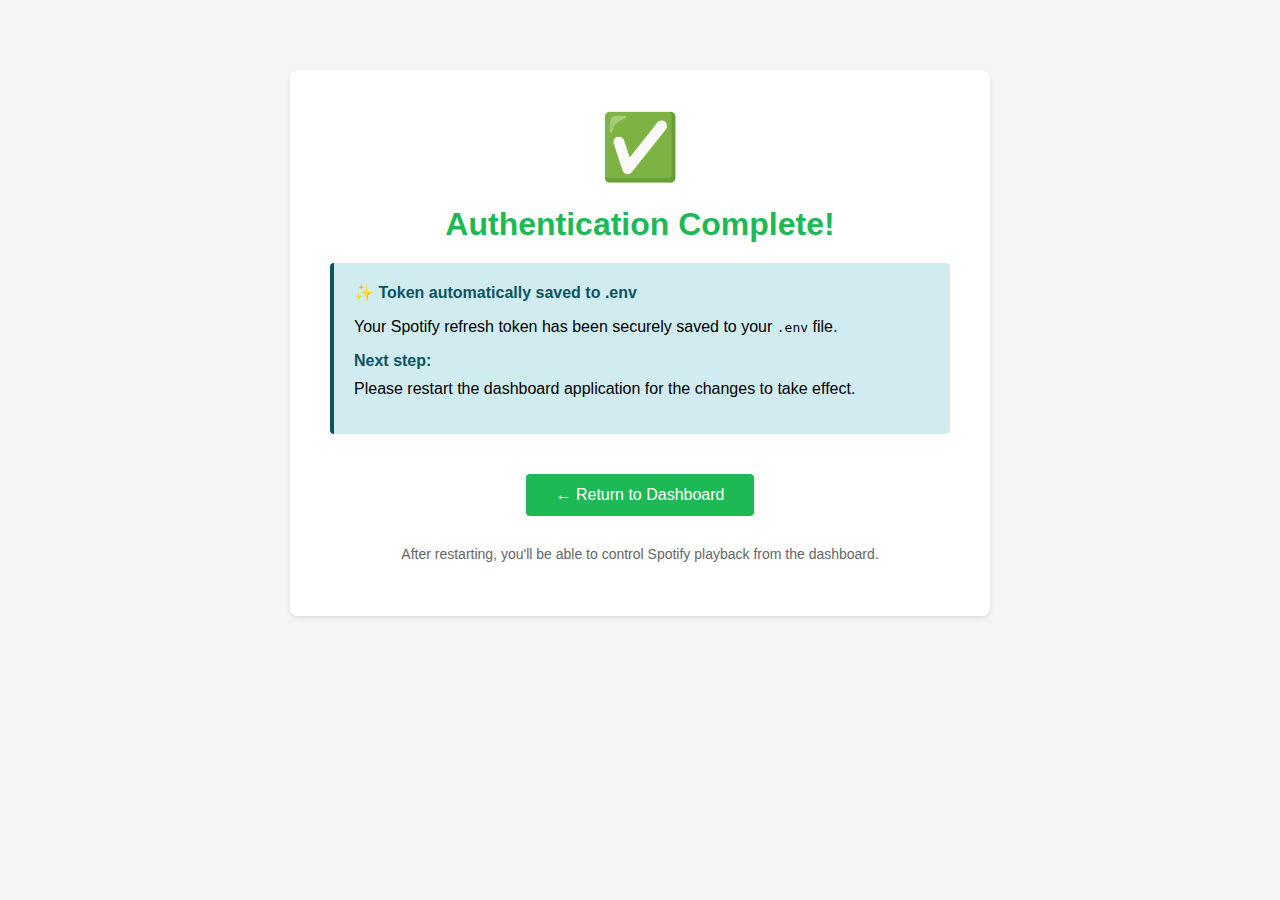
<file: home_dashboard/templates/spotify_auth_success.html>
<!DOCTYPE html>
<html>
<head>
    <title>Spotify Authentication Successful</title>
    <style>
        body {
            font-family: Arial, sans-serif;
            max-width: 700px;
            margin: 50px auto;
            padding: 20px;
            background-color: #f5f5f5;
        }
        .container {
            background-color: white;
            padding: 40px;
            border-radius: 8px;
            box-shadow: 0 2px 4px rgba(0,0,0,0.1);
            text-align: center;
        }
        h1 {
            color: #1DB954;
            margin-bottom: 20px;
        }
        .success-icon {
            font-size: 64px;
            margin-bottom: 20px;
        }
        .info-box {
            background-color: #d1ecf1;
            padding: 20px;
            border-radius: 4px;
            border-left: 4px solid #0c5460;
            margin: 20px 0;
            text-align: left;
        }
        .info-box strong {
            display: block;
            margin-bottom: 10px;
            color: #0c5460;
        }
        .button {
            background-color: #1DB954;
            color: white;
            border: none;
            padding: 12px 30px;
            border-radius: 4px;
            cursor: pointer;
            font-size: 16px;
            margin-top: 20px;
            text-decoration: none;
            display: inline-block;
        }
        .button:hover {
            background-color: #1ed760;
        }
    </style>
</head>
<body>
    <div class="container">
        <div class="success-icon">✅</div>
        <h1>Authentication Complete!</h1>

        <div class="info-box">
            <strong>✨ Token automatically saved to .env</strong>
            <p>Your Spotify refresh token has been securely saved to your <code>.env</code> file.</p>
            <p><strong>Next step:</strong> Please restart the dashboard application for the changes to take effect.</p>
        </div>

        <a href="/" class="button">← Return to Dashboard</a>

        <p style="margin-top: 30px; color: #666; font-size: 14px;">
            After restarting, you'll be able to control Spotify playback from the dashboard.
        </p>
    </div>
</body>
</html>
</file>
